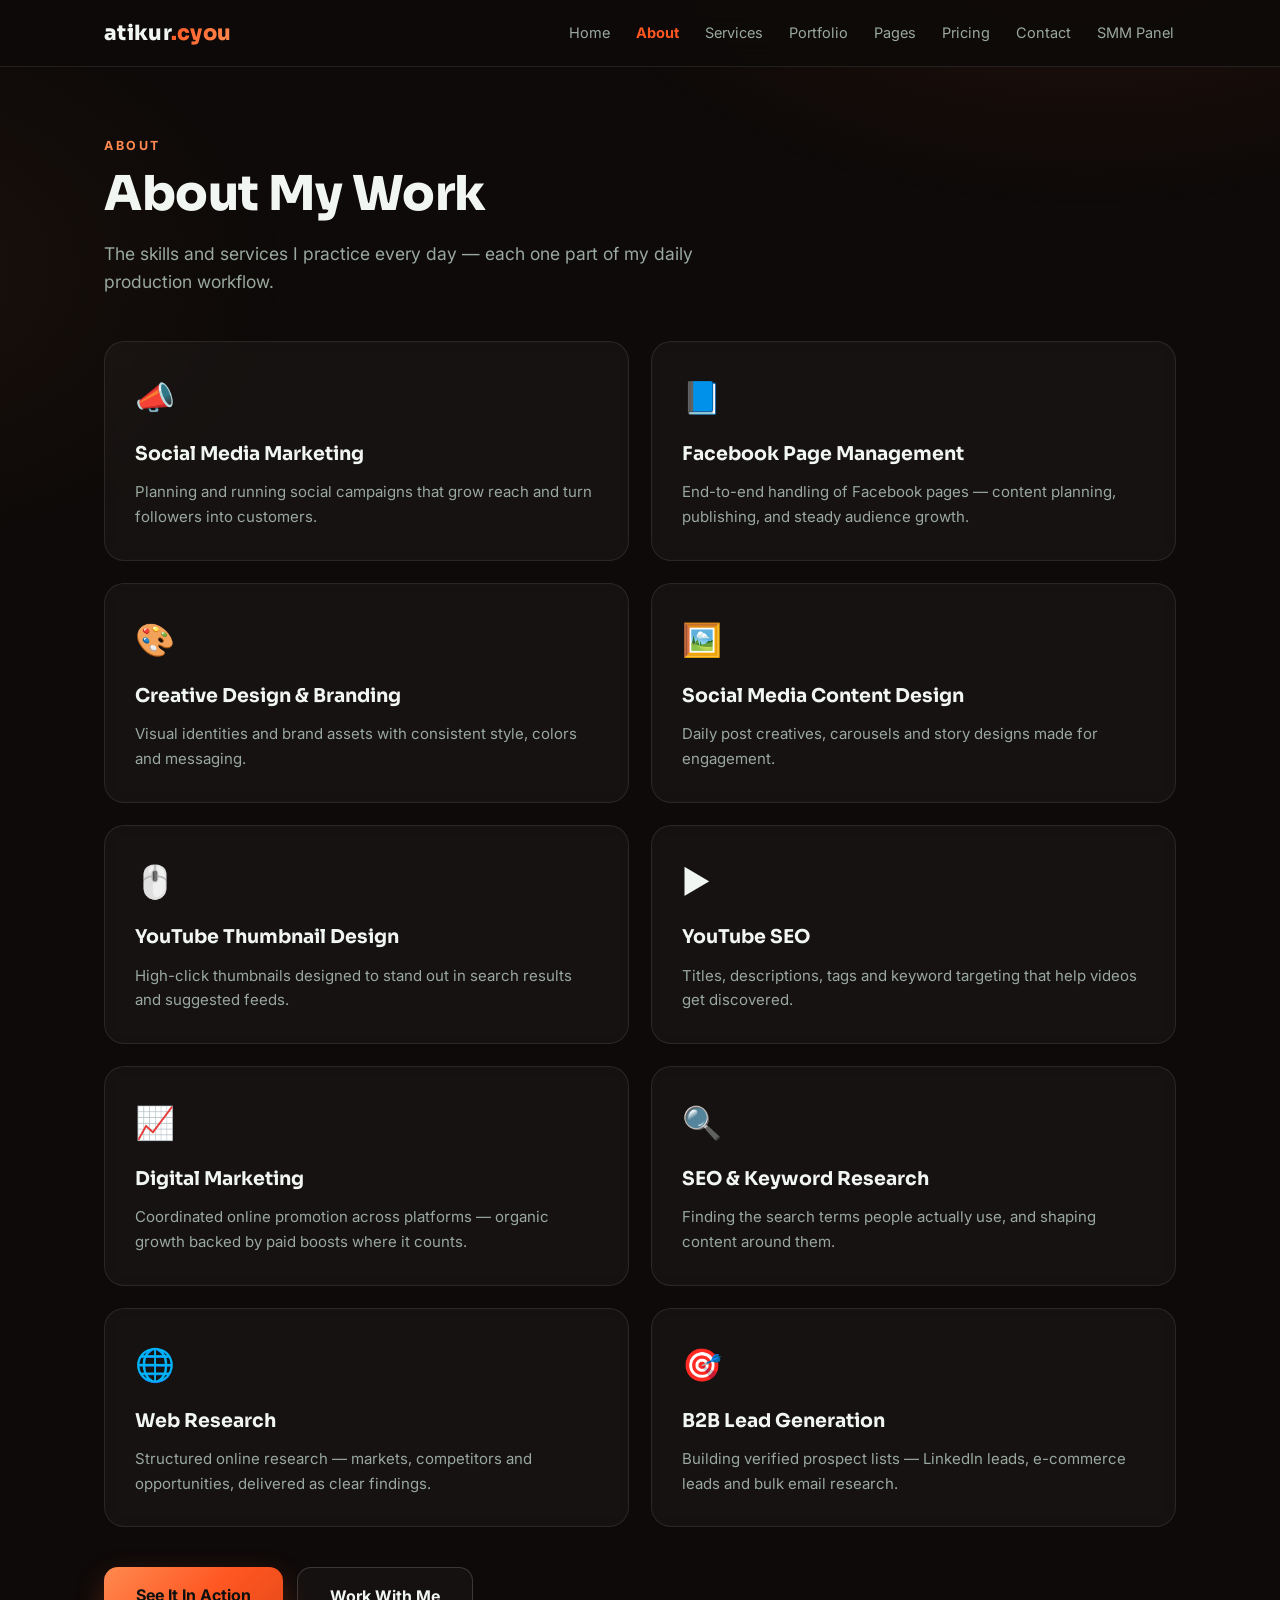
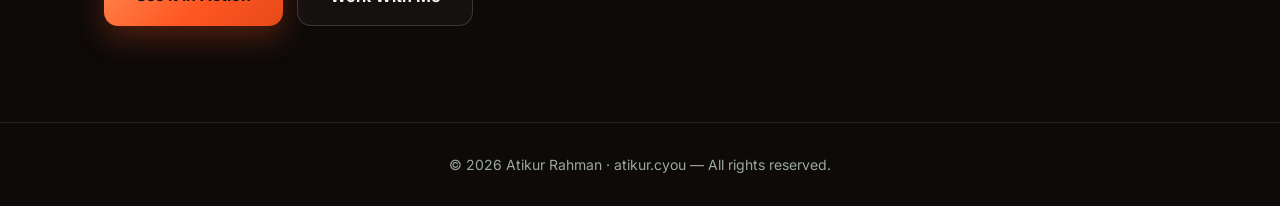
<file: about.html>
<!DOCTYPE html>
<html lang="en">
<head>
<meta charset="UTF-8">
<meta name="viewport" content="width=device-width, initial-scale=1.0">
<title>About My Work — Atikur Rahman</title>
<meta name="description" content="About the work of Atikur Rahman: social media marketing, Facebook page management, creative design, branding, YouTube SEO and lead generation.">
<link rel="stylesheet" href="styles.css">
<link rel="canonical" href="https://atikur.cyou/about.html">
<script type="application/ld+json">
{
  "@context": "https://schema.org",
  "@type": "Person",
  "name": "Atikur Rahman",
  "url": "https://atikur.cyou",
  "jobTitle": "Digital Marketing Specialist & Creative Designer",
  "description": "Atikur Rahman helps brands grow online with social media marketing, Facebook page management, creative design, branding, SEO, YouTube SEO, web research and lead generation, and runs the Atikur SMM Panel.",
  "sameAs": [
    "https://panel.atikur.cyou"
  ],
  "knowsAbout": [
    "Social Media Marketing",
    "Facebook Page Management",
    "Creative Design",
    "Branding",
    "SEO",
    "YouTube SEO",
    "Web Research",
    "Lead Generation"
  ]
}
</script>
</head>
<body>
<nav><div class="wrap">
<a class="logo" href="index.html">atikur<span>.cyou</span></a>
<div class="navlinks">
<a href="index.html">Home</a><a href="about.html" class="active">About</a><a href="services.html">Services</a><a href="portfolio.html">Portfolio</a><a href="pages.html">Pages</a><a href="pricing.html">Pricing</a><a href="contact.html">Contact</a><a href="https://panel.atikur.cyou">SMM Panel</a>
</div></div></nav>

<div class="wrap"><div class="page-head">
<div class="sec-tag">About</div>
<h1>About My Work</h1>
<p>The skills and services I practice every day — each one part of my daily production workflow.</p>
</div></div>

<section style="padding-top:0"><div class="wrap">
<div class="grid-2">
<div class="card"><div class="icon">📣</div><h3>Social Media Marketing</h3><p>Planning and running social campaigns that grow reach and turn followers into customers.</p></div>
<div class="card"><div class="icon">📘</div><h3>Facebook Page Management</h3><p>End-to-end handling of Facebook pages — content planning, publishing, and steady audience growth.</p></div>
<div class="card"><div class="icon">🎨</div><h3>Creative Design & Branding</h3><p>Visual identities and brand assets with consistent style, colors and messaging.</p></div>
<div class="card"><div class="icon">🖼️</div><h3>Social Media Content Design</h3><p>Daily post creatives, carousels and story designs made for engagement.</p></div>
<div class="card"><div class="icon">🖱️</div><h3>YouTube Thumbnail Design</h3><p>High-click thumbnails designed to stand out in search results and suggested feeds.</p></div>
<div class="card"><div class="icon">▶️</div><h3>YouTube SEO</h3><p>Titles, descriptions, tags and keyword targeting that help videos get discovered.</p></div>
<div class="card"><div class="icon">📈</div><h3>Digital Marketing</h3><p>Coordinated online promotion across platforms — organic growth backed by paid boosts where it counts.</p></div>
<div class="card"><div class="icon">🔍</div><h3>SEO & Keyword Research</h3><p>Finding the search terms people actually use, and shaping content around them.</p></div>
<div class="card"><div class="icon">🌐</div><h3>Web Research</h3><p>Structured online research — markets, competitors and opportunities, delivered as clear findings.</p></div>
<div class="card"><div class="icon">🎯</div><h3>B2B Lead Generation</h3><p>Building verified prospect lists — LinkedIn leads, e-commerce leads and bulk email research.</p></div>
</div>
<div class="cta-row" style="margin-top:40px"><a class="btn btn-green" href="portfolio.html">See It In Action</a><a class="btn btn-ghost" href="contact.html">Work With Me</a></div>
</div></section>

<footer><div class="wrap">© 2026 Atikur Rahman · atikur.cyou — All rights reserved.</div></footer>
</body></html>
</file>
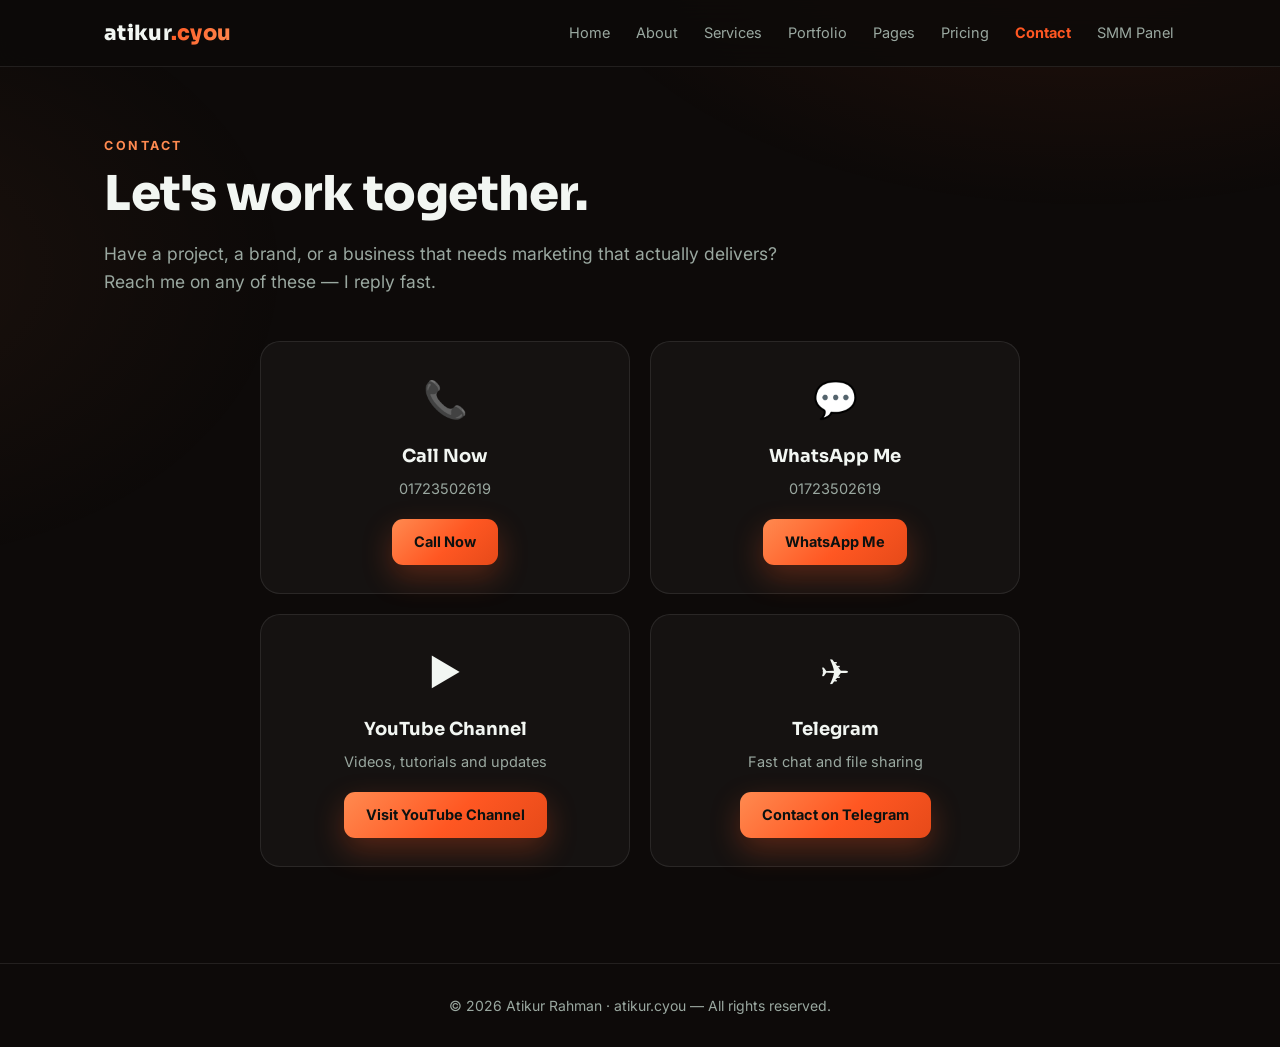
<file: contact.html>
<!DOCTYPE html>
<html lang="en">
<head>
<meta charset="UTF-8">
<meta name="viewport" content="width=device-width, initial-scale=1.0">
<title>Contact — Atikur Rahman</title>
<meta name="description" content="Contact Atikur Rahman: call, WhatsApp, YouTube channel and Telegram.">
<link rel="stylesheet" href="styles.css">
<link rel="canonical" href="https://atikur.cyou/contact.html">
</head>
<body>
<nav><div class="wrap">
<a class="logo" href="index.html">atikur<span>.cyou</span></a>
<div class="navlinks">
<a href="index.html">Home</a><a href="about.html">About</a><a href="services.html">Services</a><a href="portfolio.html">Portfolio</a><a href="pages.html">Pages</a><a href="pricing.html">Pricing</a><a href="contact.html" class="active">Contact</a><a href="https://panel.atikur.cyou">SMM Panel</a>
</div></div></nav>

<div class="wrap"><div class="page-head">
<div class="sec-tag">Contact</div>
<h1>Let's work together.</h1>
<p>Have a project, a brand, or a business that needs marketing that actually delivers? Reach me on any of these — I reply fast.</p>
</div></div>

<section style="padding-top:0"><div class="wrap">
<div class="contact-grid">
<div class="contact-item"><div class="icon">📞</div><h3>Call Now</h3><p>01723502619</p><a class="btn btn-green btn-sm" href="tel:+8801723502619">Call Now</a></div>
<div class="contact-item"><div class="icon">💬</div><h3>WhatsApp Me</h3><p>01723502619</p><a class="btn btn-green btn-sm" href="https://wa.me/8801723502619" target="_blank" rel="noopener">WhatsApp Me</a></div>
<div class="contact-item"><div class="icon">▶️</div><h3>YouTube Channel</h3><p>Videos, tutorials and updates</p><a class="btn btn-green btn-sm" href="https://youtube.com/@atiktech-o7v?si=2C8H50ckQNY7NVOH" target="_blank" rel="noopener">Visit YouTube Channel</a></div>
<div class="contact-item"><div class="icon">✈️</div><h3>Telegram</h3><p>Fast chat and file sharing</p><a class="btn btn-green btn-sm" href="https://t.me/atiktech07" target="_blank" rel="noopener">Contact on Telegram</a></div>
</div>
</div></section>

<footer><div class="wrap">© 2026 Atikur Rahman · atikur.cyou — All rights reserved.</div></footer>
</body></html>
</file>
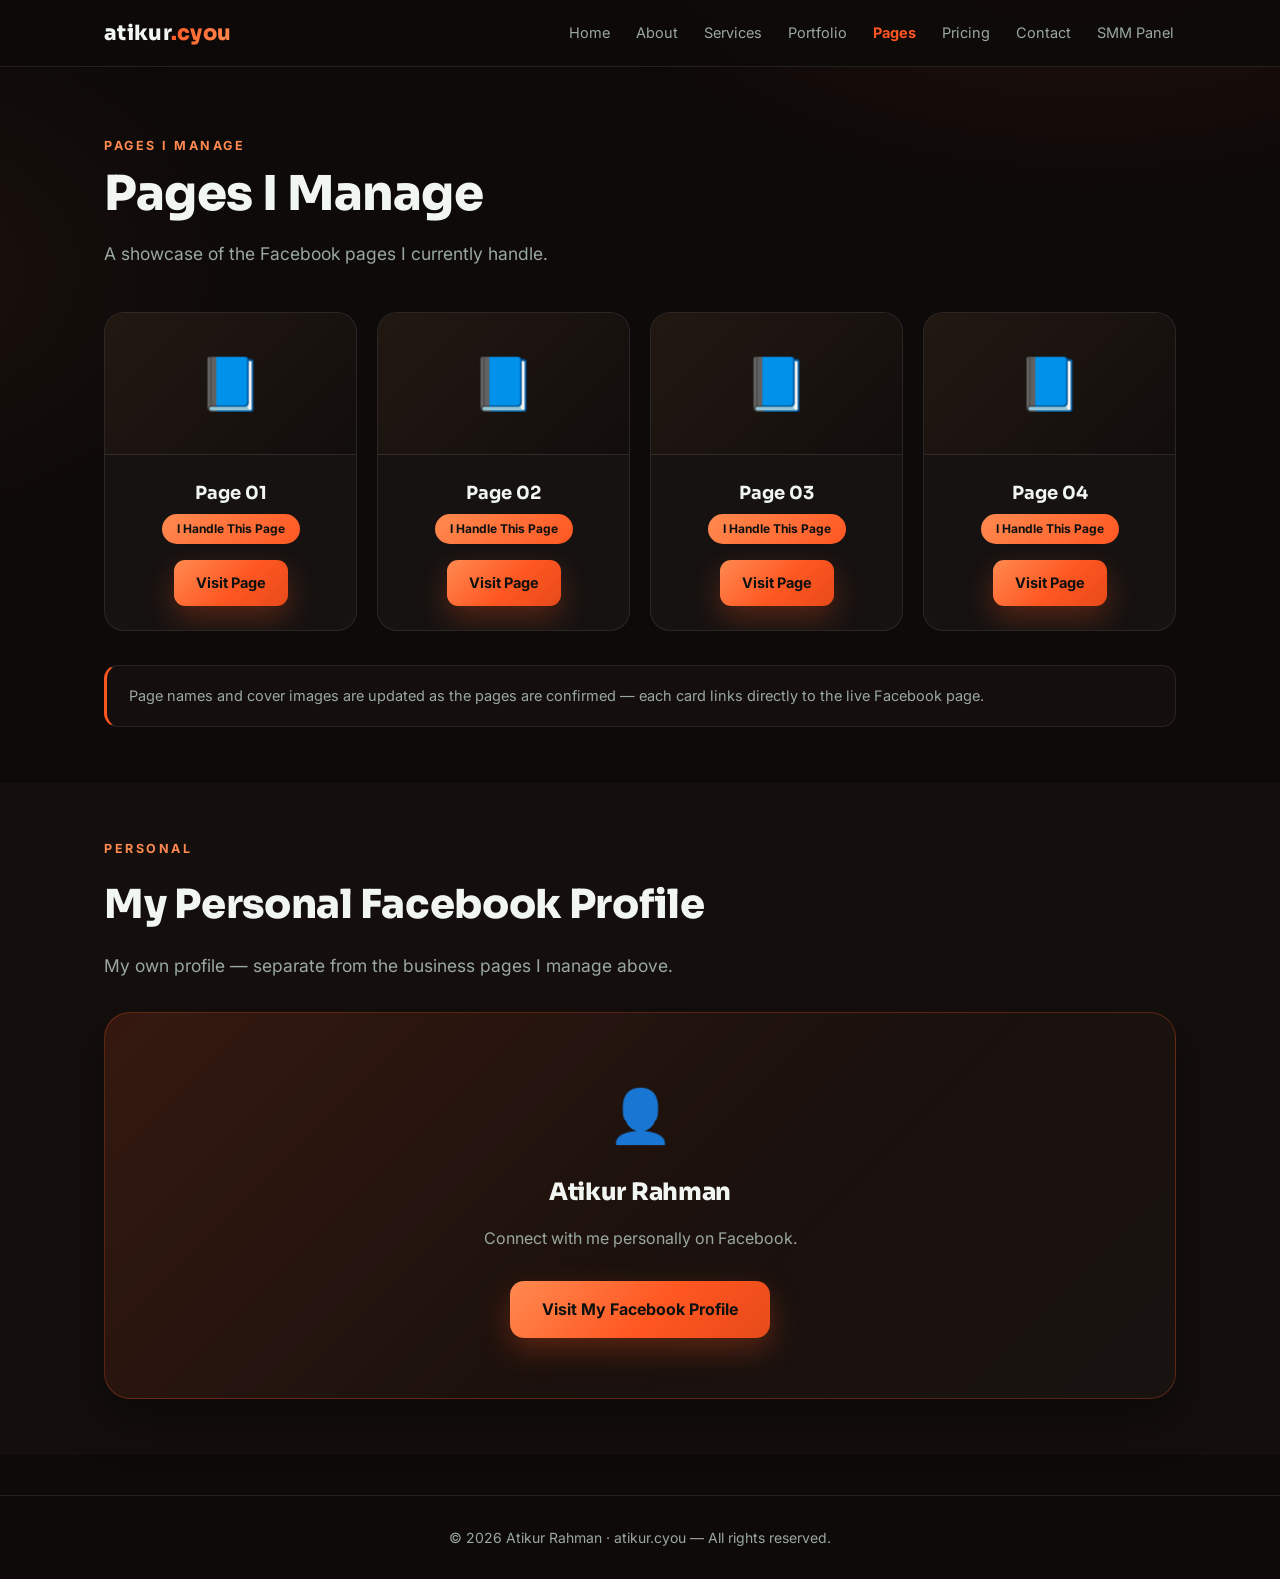
<file: pages.html>
<!DOCTYPE html>
<html lang="en">
<head>
<meta charset="UTF-8">
<meta name="viewport" content="width=device-width, initial-scale=1.0">
<title>Pages I Manage — Atikur Rahman</title>
<meta name="description" content="Facebook pages managed by Atikur Rahman — a showcase of pages currently handled, plus his personal Facebook profile.">
<link rel="stylesheet" href="styles.css">
<link rel="canonical" href="https://atikur.cyou/pages.html">
</head>
<body>
<nav><div class="wrap">
<a class="logo" href="index.html">atikur<span>.cyou</span></a>
<div class="navlinks">
<a href="index.html">Home</a><a href="about.html">About</a><a href="services.html">Services</a><a href="portfolio.html">Portfolio</a><a href="pages.html" class="active">Pages</a><a href="pricing.html">Pricing</a><a href="contact.html">Contact</a><a href="https://panel.atikur.cyou">SMM Panel</a>
</div></div></nav>

<div class="wrap"><div class="page-head">
<div class="sec-tag">Pages I Manage</div>
<h1>Pages I Manage</h1>
<p>A showcase of the Facebook pages I currently handle.</p>
</div></div>

<section style="padding-top:0"><div class="wrap">
<div class="grid-4">
<div class="fb-card"><div class="fb-cover">📘</div><div class="body"><h3>Page 01</h3><span class="fb-badge">I Handle This Page</span><br><a class="btn btn-green btn-sm" href="https://www.facebook.com/share/1M6kyNvXdA/" target="_blank" rel="noopener">Visit Page</a></div></div>
<div class="fb-card"><div class="fb-cover">📘</div><div class="body"><h3>Page 02</h3><span class="fb-badge">I Handle This Page</span><br><a class="btn btn-green btn-sm" href="https://www.facebook.com/share/1Cnc3q6iar/" target="_blank" rel="noopener">Visit Page</a></div></div>
<div class="fb-card"><div class="fb-cover">📘</div><div class="body"><h3>Page 03</h3><span class="fb-badge">I Handle This Page</span><br><a class="btn btn-green btn-sm" href="https://www.facebook.com/share/1M5tk2xwHC/" target="_blank" rel="noopener">Visit Page</a></div></div>
<div class="fb-card"><div class="fb-cover">📘</div><div class="body"><h3>Page 04</h3><span class="fb-badge">I Handle This Page</span><br><a class="btn btn-green btn-sm" href="https://www.facebook.com/share/1BDVc1SWVy/" target="_blank" rel="noopener">Visit Page</a></div></div>
</div>
<div class="note">Page names and cover images are updated as the pages are confirmed — each card links directly to the live Facebook page.</div>
</div></section>

<section style="background:var(--bg2)"><div class="wrap">
<div class="sec-head"><div class="sec-tag">Personal</div><h2>My Personal Facebook Profile</h2><p class="sec-desc">My own profile — separate from the business pages I manage above.</p></div>
<div class="contact-box">
<div style="font-size:52px;margin-bottom:14px">👤</div>
<h2 style="font-size:24px">Atikur Rahman</h2>
<p>Connect with me personally on Facebook.</p>
<div class="contact-links"><a class="btn btn-green" href="https://www.facebook.com/share/19nv9MNxJE/" target="_blank" rel="noopener">Visit My Facebook Profile</a></div>
</div>
</div></section>

<footer><div class="wrap">© 2026 Atikur Rahman · atikur.cyou — All rights reserved.</div></footer>
</body></html>
</file>
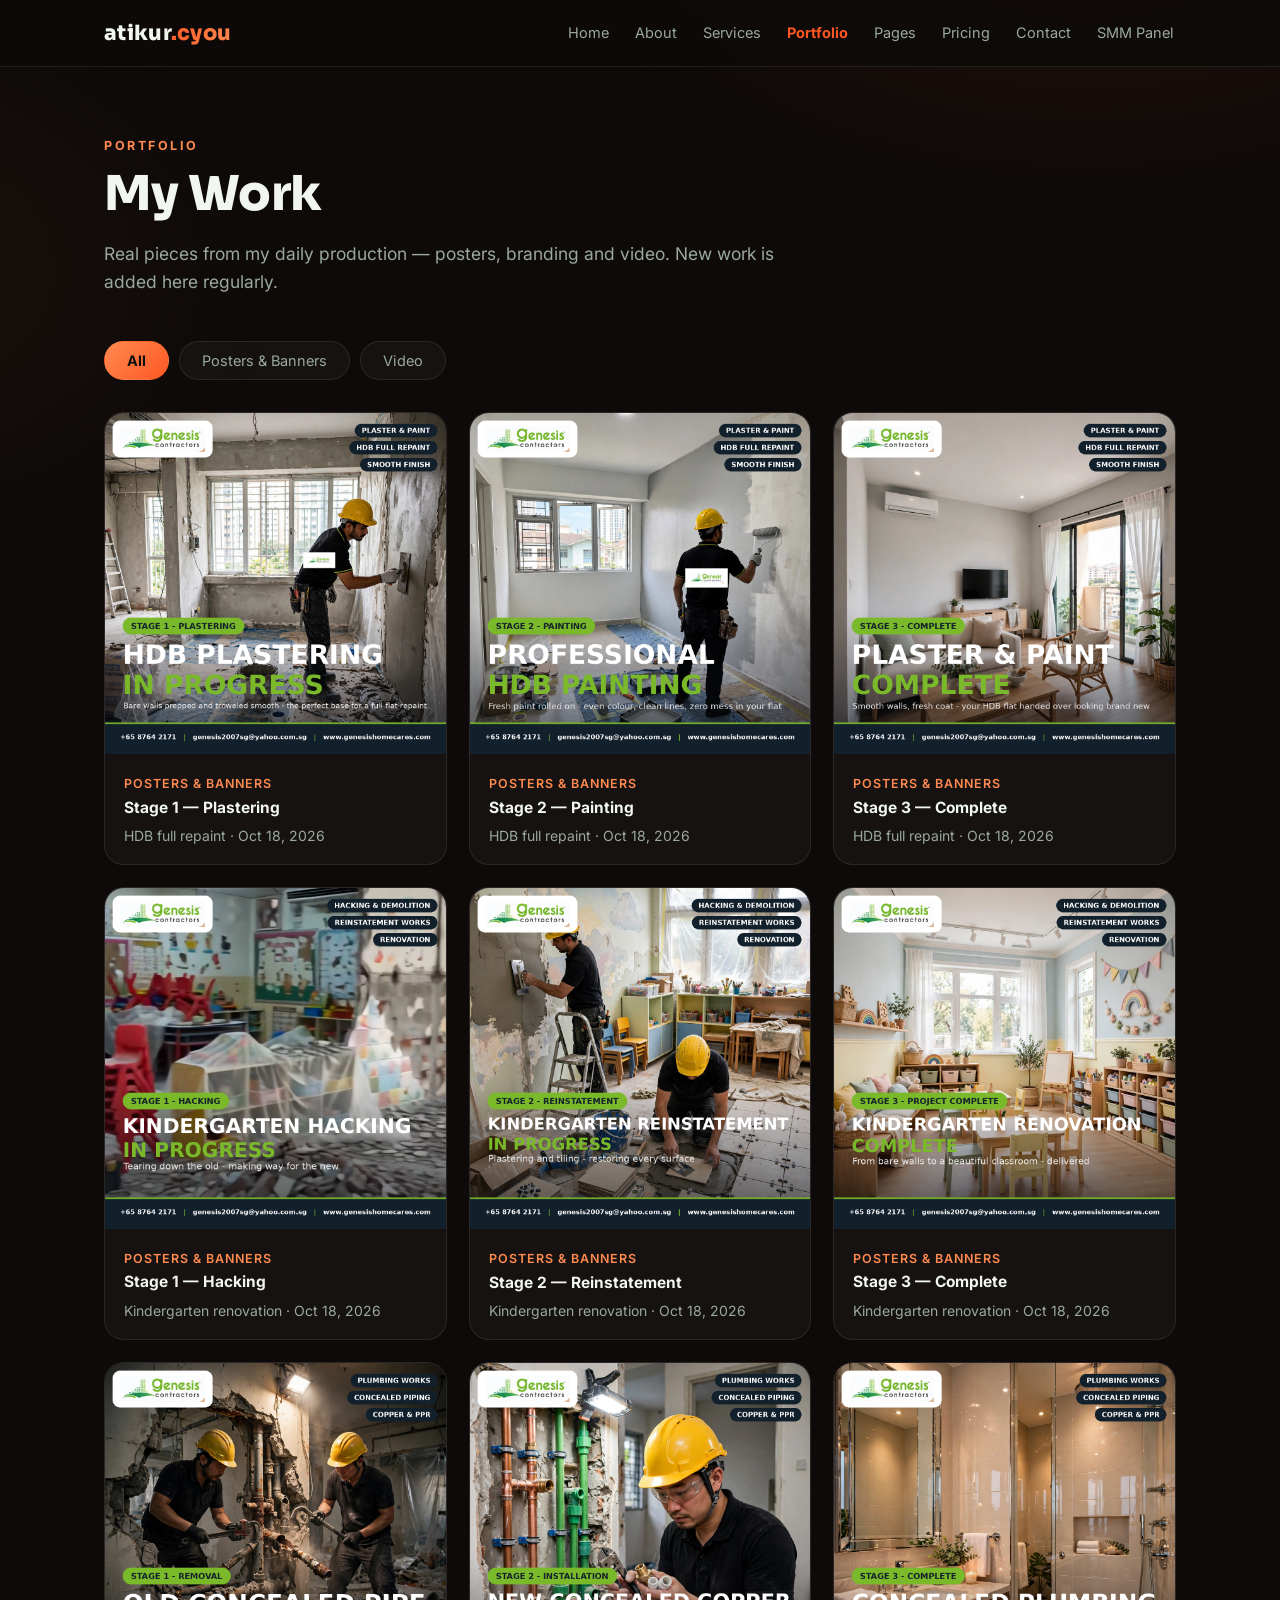
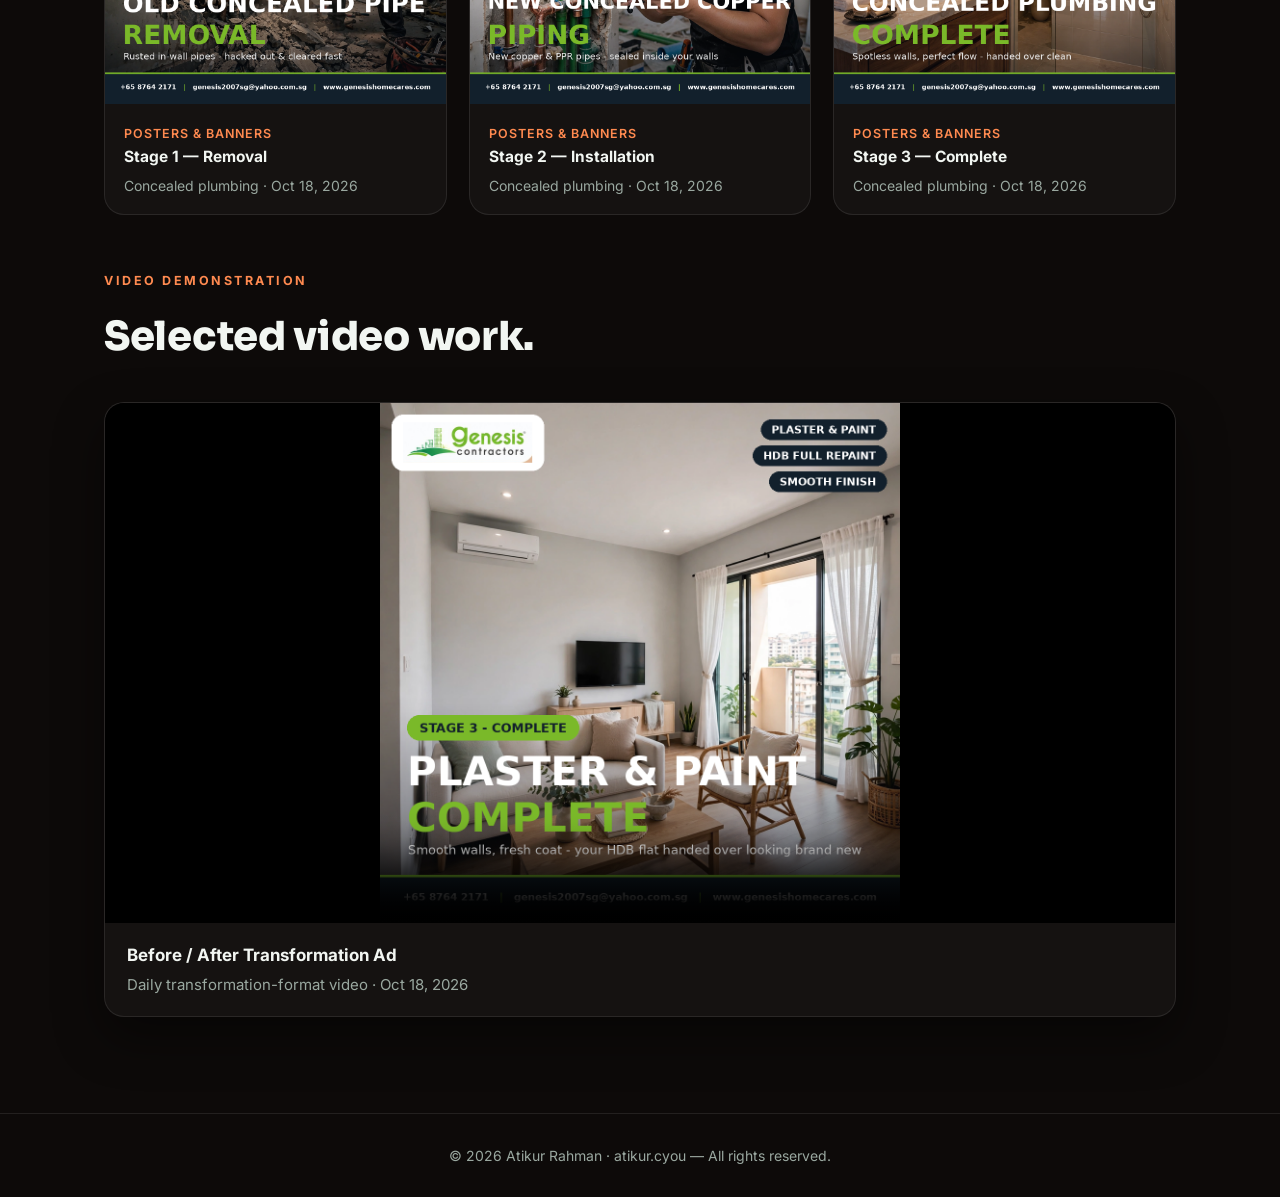
<file: portfolio.html>
<!DOCTYPE html>
<html lang="en">
<head>
<meta charset="UTF-8">
<meta name="viewport" content="width=device-width, initial-scale=1.0">
<title>My Portfolio — Atikur Rahman</title>
<meta name="description" content="Portfolio of Atikur Rahman: creative design samples, promotional posters, branding and video demonstrations. Updated with real daily work.">
<link rel="stylesheet" href="styles.css">
<link rel="canonical" href="https://atikur.cyou/portfolio.html">
</head>
<body>
<nav><div class="wrap">
<a class="logo" href="index.html">atikur<span>.cyou</span></a>
<div class="navlinks">
<a href="index.html">Home</a><a href="about.html">About</a><a href="services.html">Services</a><a href="portfolio.html" class="active">Portfolio</a><a href="pages.html">Pages</a><a href="pricing.html">Pricing</a><a href="contact.html">Contact</a><a href="https://panel.atikur.cyou">SMM Panel</a>
</div></div></nav>

<div class="wrap"><div class="page-head">
<div class="sec-tag">Portfolio</div>
<h1>My Work</h1>
<p>Real pieces from my daily production — posters, branding and video. New work is added here regularly.</p>
</div></div>

<section style="padding-top:0"><div class="wrap">
<div class="filters">
<button class="filter-btn active" data-f="all">All</button>
<button class="filter-btn" data-f="posters">Posters & Banners</button>
<button class="filter-btn" data-f="video">Video</button>
</div>
<div class="gal-grid" id="galGrid">
<div class="gal-card" data-cat="posters"><img src="work/sample-1.png" alt="HDB plastering in progress poster" loading="lazy"><div class="cap"><span class="cat">Posters & Banners</span><b>Stage 1 — Plastering</b>HDB full repaint · Oct 18, 2026</div></div>
<div class="gal-card" data-cat="posters"><img src="work/sample-2.png" alt="Professional HDB painting poster" loading="lazy"><div class="cap"><span class="cat">Posters & Banners</span><b>Stage 2 — Painting</b>HDB full repaint · Oct 18, 2026</div></div>
<div class="gal-card" data-cat="posters"><img src="work/sample-3.png" alt="Plaster and paint complete poster" loading="lazy"><div class="cap"><span class="cat">Posters & Banners</span><b>Stage 3 — Complete</b>HDB full repaint · Oct 18, 2026</div></div>
<div class="gal-card" data-cat="posters"><img src="work/hack-1.png" alt="Hacking in action poster" loading="lazy"><div class="cap"><span class="cat">Posters & Banners</span><b>Stage 1 — Hacking</b>Kindergarten renovation · Oct 18, 2026</div></div>
<div class="gal-card" data-cat="posters"><img src="work/hack-2.png" alt="Reinstatement work poster" loading="lazy"><div class="cap"><span class="cat">Posters & Banners</span><b>Stage 2 — Reinstatement</b>Kindergarten renovation · Oct 18, 2026</div></div>
<div class="gal-card" data-cat="posters"><img src="work/hack-3.png" alt="Renovation complete poster" loading="lazy"><div class="cap"><span class="cat">Posters & Banners</span><b>Stage 3 — Complete</b>Kindergarten renovation · Oct 18, 2026</div></div>
<div class="gal-card" data-cat="posters"><img src="work/plumb-1.png" alt="Plumbing removal poster" loading="lazy"><div class="cap"><span class="cat">Posters & Banners</span><b>Stage 1 — Removal</b>Concealed plumbing · Oct 18, 2026</div></div>
<div class="gal-card" data-cat="posters"><img src="work/plumb-2.png" alt="Plumbing installation poster" loading="lazy"><div class="cap"><span class="cat">Posters & Banners</span><b>Stage 2 — Installation</b>Concealed plumbing · Oct 18, 2026</div></div>
<div class="gal-card" data-cat="posters"><img src="work/plumb-3.png" alt="Plumbing complete poster" loading="lazy"><div class="cap"><span class="cat">Posters & Banners</span><b>Stage 3 — Complete</b>Concealed plumbing · Oct 18, 2026</div></div>
</div>

<div id="videoSec">
<div class="sec-head" style="margin-top:56px"><div class="sec-tag">Video Demonstration</div><h2>Selected video work.</h2></div>
<div class="video-wrap" data-cat="video">
<video controls preload="none" poster="work/sample-3.png"><source src="media/demo-before-after.mp4" type="video/mp4">Your browser does not support the video tag.</video>
<div class="cap"><b>Before / After Transformation Ad</b>Daily transformation-format video · Oct 18, 2026</div>
</div>
</div>
</div></section>

<footer><div class="wrap">© 2026 Atikur Rahman · atikur.cyou — All rights reserved.</div></footer>
<script>
document.querySelectorAll('.filter-btn').forEach(function(btn){
  btn.addEventListener('click',function(){
    document.querySelectorAll('.filter-btn').forEach(function(b){b.classList.remove('active')});
    btn.classList.add('active');
    var f=btn.getAttribute('data-f');
    document.querySelectorAll('#galGrid .gal-card').forEach(function(c){
      c.classList.toggle('hidden', f!=='all' && c.getAttribute('data-cat')!==f);
    });
    document.getElementById('videoSec').classList.toggle('hidden', f!=='all' && f!=='video');
  });
});
</script>
</body></html>
</file>
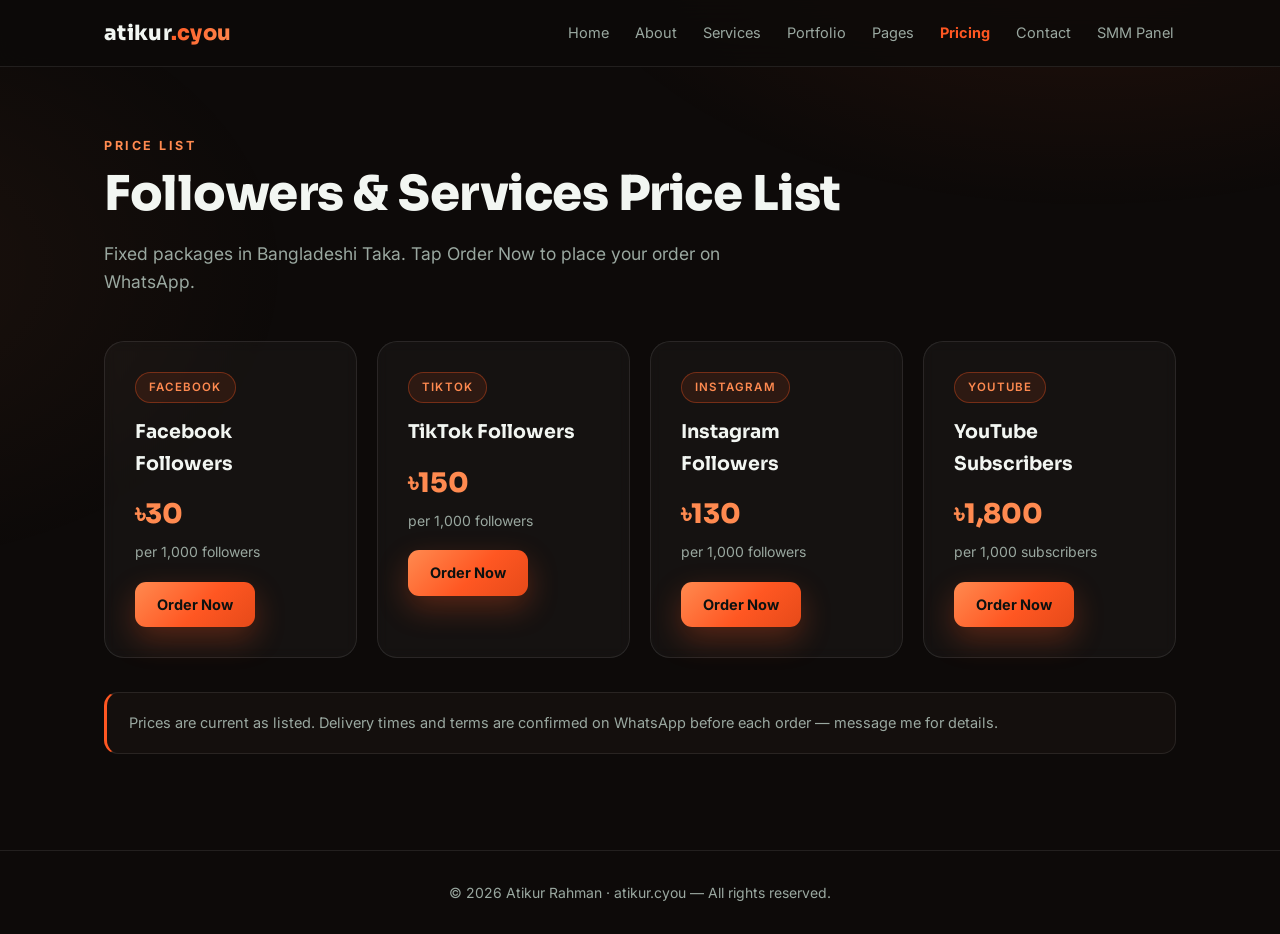
<file: pricing.html>
<!DOCTYPE html>
<html lang="en">
<head>
<meta charset="UTF-8">
<meta name="viewport" content="width=device-width, initial-scale=1.0">
<title>Price List — Atikur Rahman</title>
<meta name="description" content="Service price list: Facebook, TikTok, Instagram followers and YouTube subscribers packages in Bangladeshi Taka.">
<link rel="stylesheet" href="styles.css">
<link rel="canonical" href="https://atikur.cyou/pricing.html">
</head>
<body>
<nav><div class="wrap">
<a class="logo" href="index.html">atikur<span>.cyou</span></a>
<div class="navlinks">
<a href="index.html">Home</a><a href="about.html">About</a><a href="services.html">Services</a><a href="portfolio.html">Portfolio</a><a href="pages.html">Pages</a><a href="pricing.html" class="active">Pricing</a><a href="contact.html">Contact</a><a href="https://panel.atikur.cyou">SMM Panel</a>
</div></div></nav>

<div class="wrap"><div class="page-head">
<div class="sec-tag">Price List</div>
<h1>Followers & Services Price List</h1>
<p>Fixed packages in Bangladeshi Taka. Tap Order Now to place your order on WhatsApp.</p>
</div></div>

<section style="padding-top:0"><div class="wrap">
<div class="grid-4">
<div class="card"><span class="tag">Facebook</span><h3>Facebook Followers</h3><div class="price">৳30</div><div class="per">per 1,000 followers</div><a class="btn btn-green btn-sm" href="https://wa.me/8801723502619" target="_blank" rel="noopener">Order Now</a></div>
<div class="card"><span class="tag">TikTok</span><h3>TikTok Followers</h3><div class="price">৳150</div><div class="per">per 1,000 followers</div><a class="btn btn-green btn-sm" href="https://wa.me/8801723502619" target="_blank" rel="noopener">Order Now</a></div>
<div class="card"><span class="tag">Instagram</span><h3>Instagram Followers</h3><div class="price">৳130</div><div class="per">per 1,000 followers</div><a class="btn btn-green btn-sm" href="https://wa.me/8801723502619" target="_blank" rel="noopener">Order Now</a></div>
<div class="card"><span class="tag">YouTube</span><h3>YouTube Subscribers</h3><div class="price">৳1,800</div><div class="per">per 1,000 subscribers</div><a class="btn btn-green btn-sm" href="https://wa.me/8801723502619" target="_blank" rel="noopener">Order Now</a></div>
</div>
<div class="note">Prices are current as listed. Delivery times and terms are confirmed on WhatsApp before each order — message me for details.</div>
</div></section>

<footer><div class="wrap">© 2026 Atikur Rahman · atikur.cyou — All rights reserved.</div></footer>
</body></html>
</file>
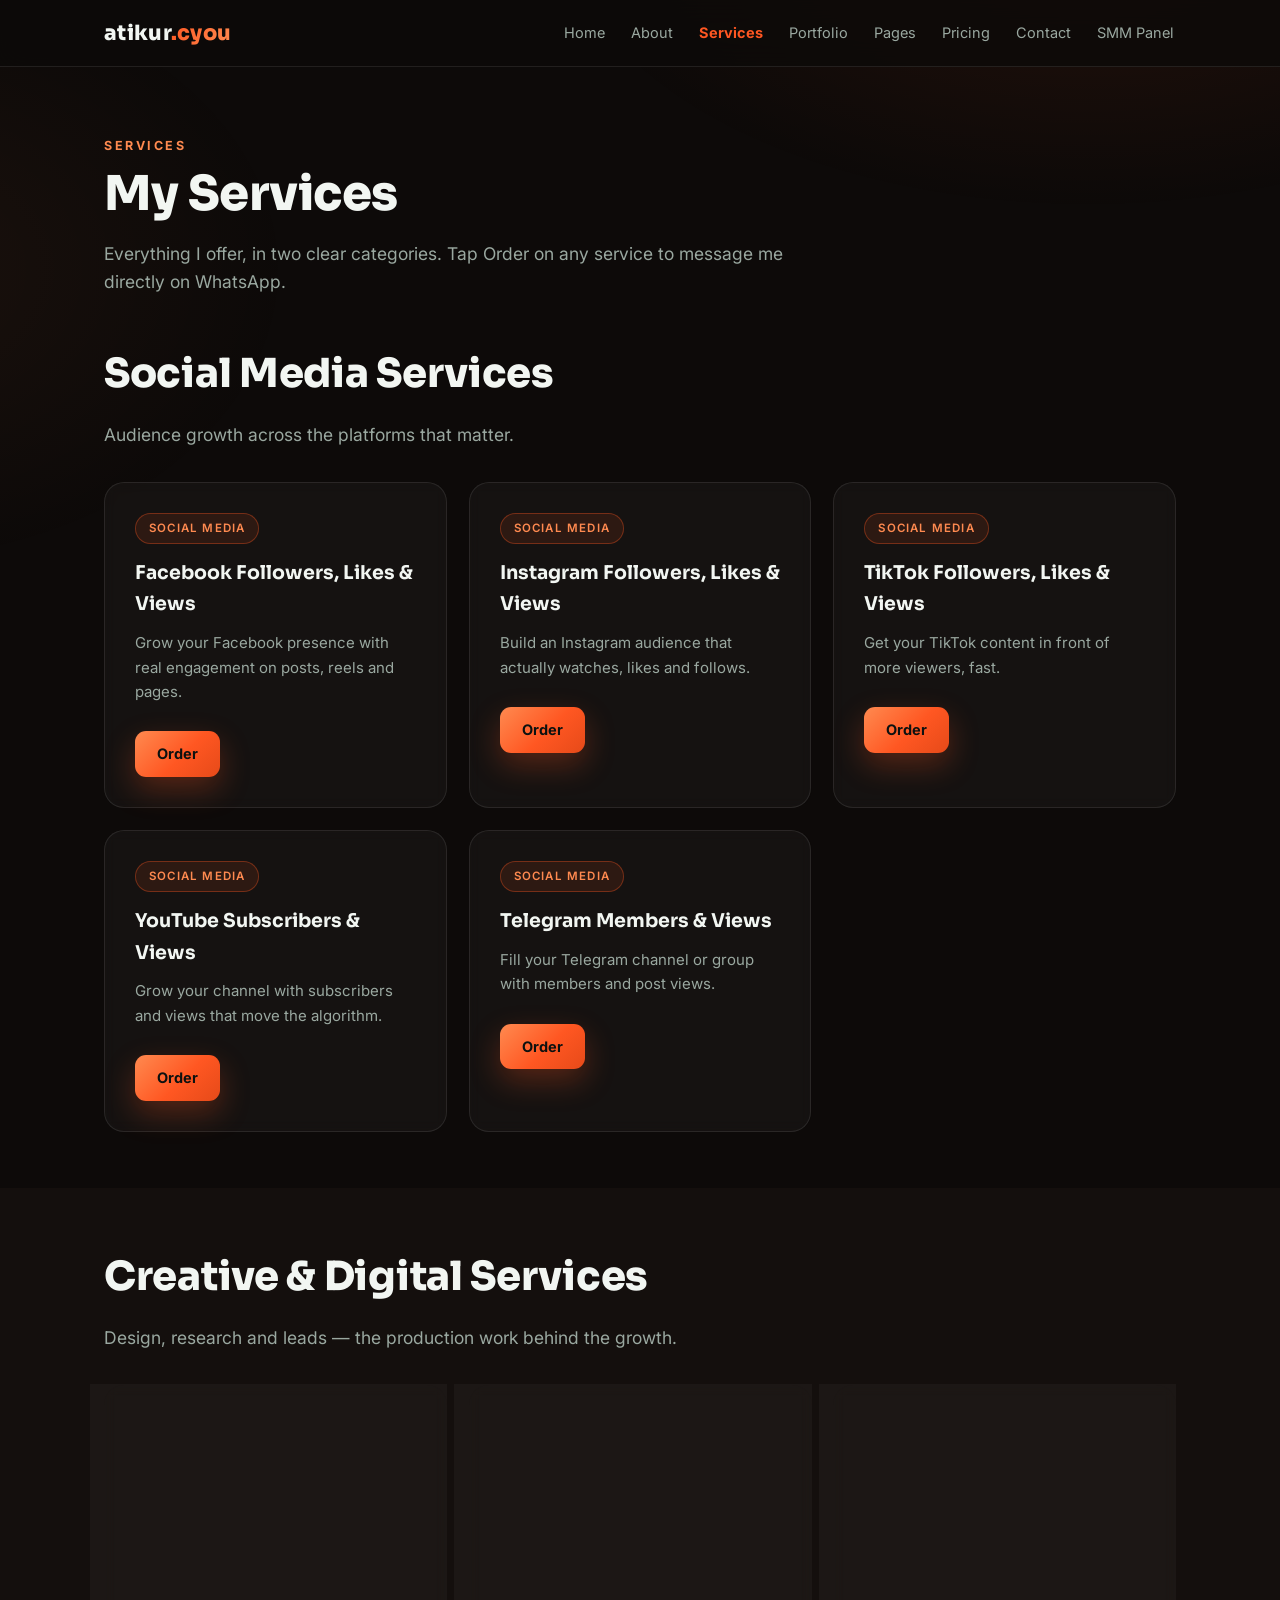
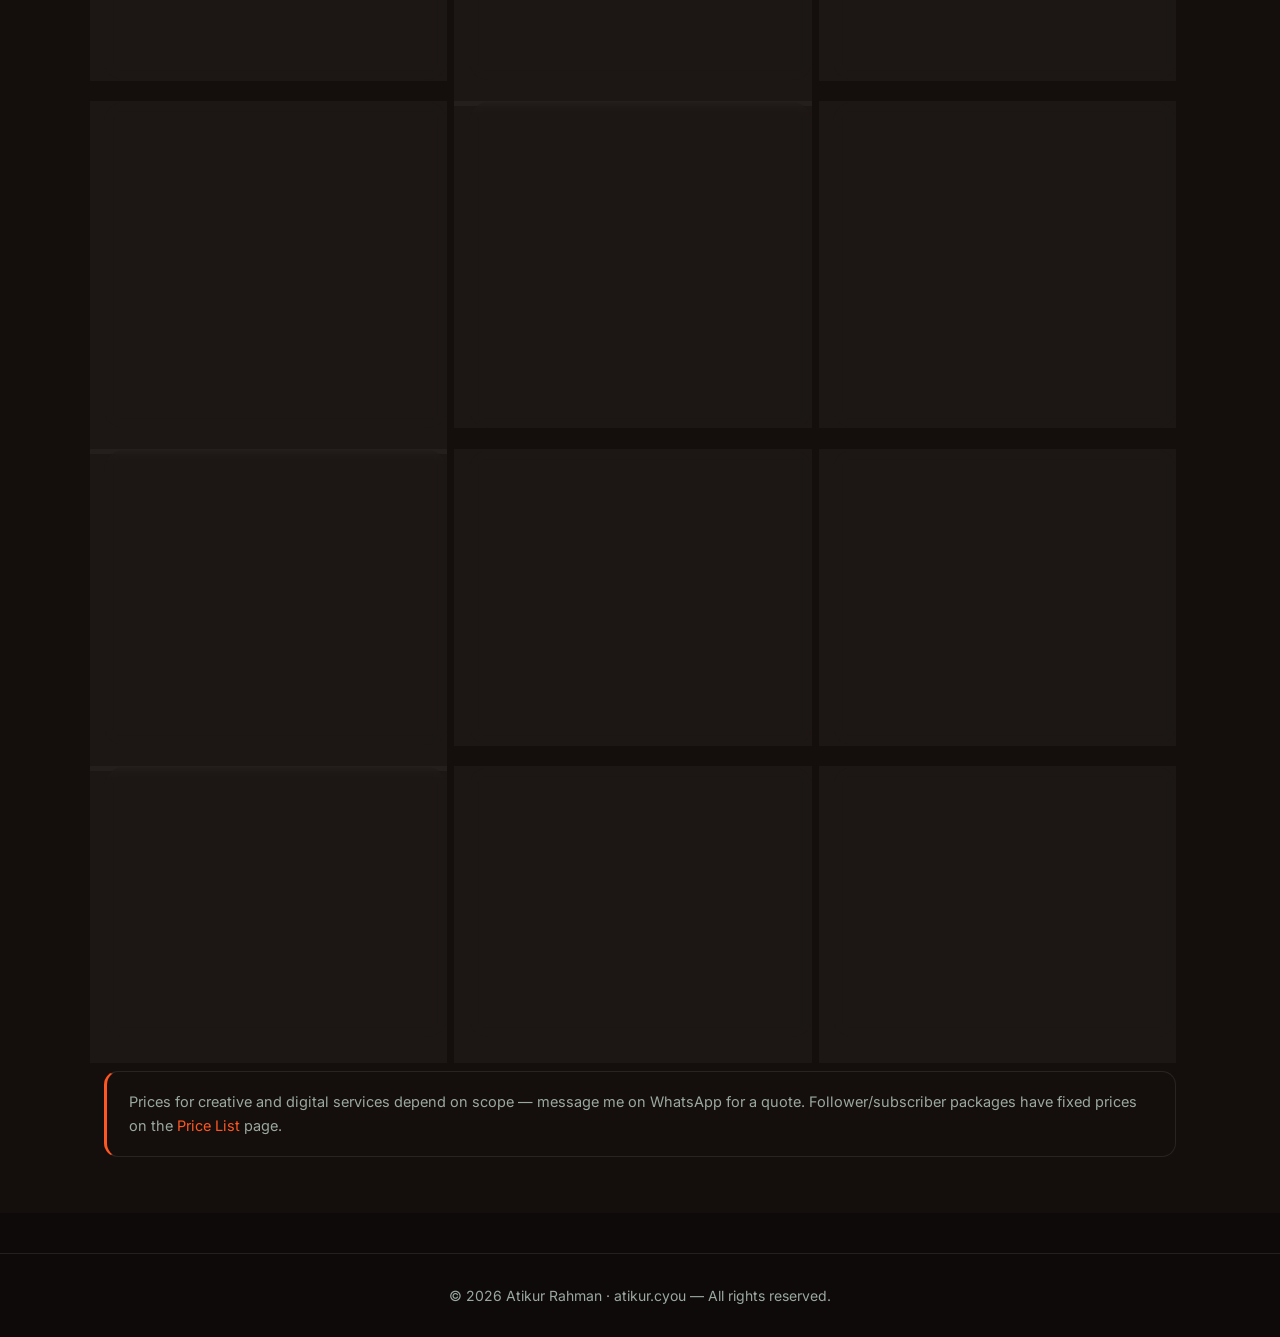
<file: services.html>
<!DOCTYPE html>
<html lang="en">
<head>
<meta charset="UTF-8">
<meta name="viewport" content="width=device-width, initial-scale=1.0">
<title>Services — Atikur Rahman</title>
<meta name="description" content="Services by Atikur Rahman: social media growth, creative design, branding, SEO, YouTube SEO, web research and B2B lead generation.">
<link rel="stylesheet" href="styles.css">
<link rel="canonical" href="https://atikur.cyou/services.html">
</head>
<body>
<nav><div class="wrap">
<a class="logo" href="index.html">atikur<span>.cyou</span></a>
<div class="navlinks">
<a href="index.html">Home</a><a href="about.html">About</a><a href="services.html" class="active">Services</a><a href="portfolio.html">Portfolio</a><a href="pages.html">Pages</a><a href="pricing.html">Pricing</a><a href="contact.html">Contact</a><a href="https://panel.atikur.cyou">SMM Panel</a>
</div></div></nav>

<div class="wrap"><div class="page-head">
<div class="sec-tag">Services</div>
<h1>My Services</h1>
<p>Everything I offer, in two clear categories. Tap Order on any service to message me directly on WhatsApp.</p>
</div></div>

<section style="padding-top:0"><div class="wrap">
<div class="sec-head"><h2>Social Media Services</h2><p class="sec-desc">Audience growth across the platforms that matter.</p></div>
<div class="grid-3">
<div class="card"><span class="tag">Social Media</span><h3>Facebook Followers, Likes & Views</h3><p>Grow your Facebook presence with real engagement on posts, reels and pages.</p><br><a class="btn btn-green btn-sm" href="https://wa.me/8801723502619" target="_blank" rel="noopener">Order</a></div>
<div class="card"><span class="tag">Social Media</span><h3>Instagram Followers, Likes & Views</h3><p>Build an Instagram audience that actually watches, likes and follows.</p><br><a class="btn btn-green btn-sm" href="https://wa.me/8801723502619" target="_blank" rel="noopener">Order</a></div>
<div class="card"><span class="tag">Social Media</span><h3>TikTok Followers, Likes & Views</h3><p>Get your TikTok content in front of more viewers, fast.</p><br><a class="btn btn-green btn-sm" href="https://wa.me/8801723502619" target="_blank" rel="noopener">Order</a></div>
<div class="card"><span class="tag">Social Media</span><h3>YouTube Subscribers & Views</h3><p>Grow your channel with subscribers and views that move the algorithm.</p><br><a class="btn btn-green btn-sm" href="https://wa.me/8801723502619" target="_blank" rel="noopener">Order</a></div>
<div class="card"><span class="tag">Social Media</span><h3>Telegram Members & Views</h3><p>Fill your Telegram channel or group with members and post views.</p><br><a class="btn btn-green btn-sm" href="https://wa.me/8801723502619" target="_blank" rel="noopener">Order</a></div>
</div>
</div></section>

<section style="background:var(--bg2)"><div class="wrap">
<div class="sec-head"><h2>Creative & Digital Services</h2><p class="sec-desc">Design, research and leads — the production work behind the growth.</p></div>
<div class="grid-3">
<div class="card"><span class="tag">Creative</span><h3>Logo Design</h3><p>Memorable logos tailored to your brand's personality and market.</p><br><a class="btn btn-green btn-sm" href="https://wa.me/8801723502619" target="_blank" rel="noopener">Order</a></div>
<div class="card"><span class="tag">Creative</span><h3>Brand Identity & Branding</h3><p>Complete visual identity — colors, style and assets that stay consistent everywhere.</p><br><a class="btn btn-green btn-sm" href="https://wa.me/8801723502619" target="_blank" rel="noopener">Order</a></div>
<div class="card"><span class="tag">Creative</span><h3>Social Media Post Design</h3><p>Daily-ready post creatives designed for likes, shares and saves.</p><br><a class="btn btn-green btn-sm" href="https://wa.me/8801723502619" target="_blank" rel="noopener">Order</a></div>
<div class="card"><span class="tag">Creative</span><h3>Banner & Cover Photo Design</h3><p>Page covers, channel art and promo banners in the right sizes, looking sharp.</p><br><a class="btn btn-green btn-sm" href="https://wa.me/8801723502619" target="_blank" rel="noopener">Order</a></div>
<div class="card"><span class="tag">Creative</span><h3>YouTube Thumbnail Design</h3><p>Thumbnails engineered for clicks — bold, clear and on-brand.</p><br><a class="btn btn-green btn-sm" href="https://wa.me/8801723502619" target="_blank" rel="noopener">Order</a></div>
<div class="card"><span class="tag">Digital</span><h3>SEO & Keyword Research</h3><p>Find what your audience searches for, and rank for it.</p><br><a class="btn btn-green btn-sm" href="https://wa.me/8801723502619" target="_blank" rel="noopener">Order</a></div>
<div class="card"><span class="tag">Digital</span><h3>Web Research</h3><p>Thorough online research on markets, competitors or any topic — delivered clearly.</p><br><a class="btn btn-green btn-sm" href="https://wa.me/8801723502619" target="_blank" rel="noopener">Order</a></div>
<div class="card"><span class="tag">Digital</span><h3>B2B Lead Generation</h3><p>Verified business prospect lists built for your outreach campaigns.</p><br><a class="btn btn-green btn-sm" href="https://wa.me/8801723502619" target="_blank" rel="noopener">Order</a></div>
<div class="card"><span class="tag">Digital</span><h3>LinkedIn Leads</h3><p>Targeted LinkedIn prospect lists with the details you need to connect.</p><br><a class="btn btn-green btn-sm" href="https://wa.me/8801723502619" target="_blank" rel="noopener">Order</a></div>
<div class="card"><span class="tag">Digital</span><h3>E-commerce Leads</h3><p>Store and seller leads for e-commerce outreach and partnerships.</p><br><a class="btn btn-green btn-sm" href="https://wa.me/8801723502619" target="_blank" rel="noopener">Order</a></div>
<div class="card"><span class="tag">Digital</span><h3>Bulk Email Research</h3><p>Large-scale email list building for campaigns and outreach.</p><br><a class="btn btn-green btn-sm" href="https://wa.me/8801723502619" target="_blank" rel="noopener">Order</a></div>
<div class="card"><span class="tag">Digital</span><h3>Email Verification</h3><p>Clean your lists — verify emails before you send and protect deliverability.</p><br><a class="btn btn-green btn-sm" href="https://wa.me/8801723502619" target="_blank" rel="noopener">Order</a></div>
</div>
<div class="note">Prices for creative and digital services depend on scope — message me on WhatsApp for a quote. Follower/subscriber packages have fixed prices on the <a href="pricing.html" style="color:var(--green)">Price List</a> page.</div>
</div></section>

<footer><div class="wrap">© 2026 Atikur Rahman · atikur.cyou — All rights reserved.</div></footer>
</body></html>
</file>
<file: styles.css>
@import url('https://fonts.googleapis.com/css2?family=Sora:wght@600;700;800&family=Inter:wght@400;500;600;700&display=swap');

:root{
  --bg:#0d0a09; --bg2:#140f0d; --card:rgba(255,255,255,.035);
  --green:#ff5722; --green-2:#ff8a50; --green-d:#e64a19;
  --text:#f2f6f2; --muted:#9aa8a0; --line:rgba(255,255,255,.09);
  --shadow:0 20px 50px rgba(0,0,0,.45);
  --glow:0 0 0 1px rgba(255,87,34,.25), 0 18px 45px rgba(255,87,34,.14);
}
*{margin:0;padding:0;box-sizing:border-box}
html{scroll-behavior:smooth}
body{background:var(--bg);color:var(--text);font-family:'Inter','Segoe UI',system-ui,-apple-system,Arial,sans-serif;line-height:1.65;-webkit-font-smoothing:antialiased}
body::before{content:'';position:fixed;inset:0;pointer-events:none;z-index:0;background:radial-gradient(900px 500px at 85% -10%,rgba(255,87,34,.10),transparent 60%),radial-gradient(700px 500px at -10% 30%,rgba(255,138,80,.06),transparent 60%)}
a{color:inherit;text-decoration:none}
img{max-width:100%}
::selection{background:var(--green);color:#0c1110}
.wrap{max-width:1120px;margin:0 auto;padding:0 24px;position:relative;z-index:1}
/* nav */
nav{position:fixed;top:0;left:0;right:0;z-index:50;background:rgba(13,10,9,.82);backdrop-filter:blur(14px);-webkit-backdrop-filter:blur(14px);border-bottom:1px solid var(--line)}
nav .wrap{display:flex;align-items:center;justify-content:space-between;height:66px;gap:16px}
.logo{font-family:'Sora',sans-serif;font-weight:800;font-size:21px;letter-spacing:.3px;white-space:nowrap}
.logo span{background:linear-gradient(120deg,var(--green),var(--green-2));-webkit-background-clip:text;background-clip:text;-webkit-text-fill-color:transparent;color:transparent}
.navlinks{display:flex;gap:22px;font-size:14.5px;color:var(--muted);overflow-x:auto;white-space:nowrap;scrollbar-width:none}
.navlinks::-webkit-scrollbar{display:none}
.navlinks a{transition:.2s;padding:6px 2px}
.navlinks a:hover{color:var(--text)}
.navlinks a.active{color:var(--green);font-weight:700}
/* hero */
.hero{display:flex;align-items:center;padding:110px 0 28px;position:relative;overflow:hidden}
.hero::before{content:'';position:absolute;top:-140px;right:-120px;width:460px;height:460px;background:radial-gradient(circle,rgba(255,87,34,.22),transparent 70%);pointer-events:none}
.hero::after{content:'';position:absolute;inset:0;background-image:linear-gradient(rgba(255,255,255,.025) 1px,transparent 1px),linear-gradient(90deg,rgba(255,255,255,.025) 1px,transparent 1px);background-size:56px 56px;mask-image:radial-gradient(ellipse 80% 60% at 50% 0%,#000 30%,transparent 75%);-webkit-mask-image:radial-gradient(ellipse 80% 60% at 50% 0%,#000 30%,transparent 75%);pointer-events:none}
.hero-grid{display:grid;grid-template-columns:1.2fr .8fr;gap:48px;align-items:center;width:100%}
@media(max-width:820px){.hero-grid{grid-template-columns:1fr}
/* Mobile: photo BESIDE the heading, small, Wikipedia-style — not above the text */
.hero-grid>div:last-child{display:none}
.hero .photo-inline{display:block;float:right;width:160px;max-width:160px;margin:0 0 12px 16px}}
.kicker{display:inline-block;font-size:12.5px;letter-spacing:2.5px;text-transform:uppercase;color:var(--green-2);background:rgba(255,87,34,.10);border:1px solid rgba(255,87,34,.35);padding:7px 16px;border-radius:100px;margin-bottom:24px;font-weight:600}
h1{font-family:'Sora',sans-serif;font-size:clamp(32px,5vw,52px);line-height:1.06;font-weight:800;margin-bottom:20px;letter-spacing:-.5px}
h1 .hl{background:linear-gradient(120deg,var(--green),var(--green-2));-webkit-background-clip:text;background-clip:text;-webkit-text-fill-color:transparent;color:transparent}
.sub{color:var(--muted);font-size:18.5px;max-width:560px;margin-bottom:26px}
.chips{display:flex;flex-wrap:wrap;gap:10px;margin-bottom:34px}
.chip{font-size:13.5px;color:var(--text);background:var(--card);border:1px solid var(--line);padding:8px 16px;border-radius:100px;transition:.2s}
.chip:hover{border-color:rgba(255,87,34,.6);background:rgba(255,87,34,.08)}
.cta-row{display:flex;gap:14px;flex-wrap:wrap}
.btn{display:inline-block;padding:15px 32px;border-radius:14px;font-weight:700;font-size:16px;transition:.25s;text-align:center}
.btn-green{background:linear-gradient(135deg,var(--green-2),var(--green) 55%,var(--green-d));color:#0c1110;box-shadow:0 12px 30px rgba(255,87,34,.28)}
.btn-green:hover{transform:translateY(-2px);box-shadow:0 18px 38px rgba(255,87,34,.38)}
.btn-ghost{border:1px solid rgba(255,255,255,.16);color:var(--text);background:rgba(255,255,255,.03)}
.btn-ghost:hover{border-color:var(--green);color:var(--green-2);transform:translateY(-2px)}
.btn-sm{padding:11px 22px;font-size:14.5px;border-radius:11px}
.photo{width:100%;max-width:400px;aspect-ratio:1/1;border-radius:28px;margin:0 auto;background:linear-gradient(135deg,#221812,#120e0c);padding:6px;position:relative;overflow:hidden;box-shadow:var(--shadow)}
.photo::before{content:'';position:absolute;inset:0;border-radius:28px;padding:2px;background:linear-gradient(135deg,rgba(255,138,80,.8),rgba(255,87,34,.15) 40%,rgba(255,255,255,.12));-webkit-mask:linear-gradient(#000 0 0) content-box,linear-gradient(#000 0 0);-webkit-mask-composite:xor;mask-composite:exclude;pointer-events:none}
.photo img{width:100%;height:100%;object-fit:cover;display:block;position:relative;z-index:1;border-radius:22px}
.photo-inline{display:none}
/* apk download */
.apk-download{padding:28px 0 0}
.apk-box{text-align:center;background:var(--card);border:1px solid var(--line);border-radius:20px;padding:40px 24px}
.apk-box h2{margin-bottom:10px}
.apk-box .sec-desc{margin:0 auto 24px}
.btn-big{padding:20px 44px;font-size:20px;border-radius:16px}
.apk-icon{width:84px;height:84px;border-radius:20px;border:1px solid var(--line);margin-bottom:16px}
.apk-meta{margin-top:18px;color:var(--muted);font-size:15px}
.apk-dev{margin-top:6px;color:var(--muted);font-size:15px}
/* intro video */
.intro-video-sec{padding-bottom:0}
.intro-video{display:block;width:100%;max-width:860px;margin:0 auto;border-radius:20px;border:1px solid var(--line);box-shadow:var(--glow);background:#000}
/* page head */
.page-head{padding:136px 0 44px;text-align:left}
.page-head h1{font-size:clamp(32px,5vw,48px)}
.page-head p{color:var(--muted);font-size:17.5px;max-width:680px}
/* sections */
section{padding:56px 0}
.sec-head{margin-bottom:32px}
.sec-tag{font-size:12.5px;letter-spacing:2.5px;text-transform:uppercase;color:var(--green-2);margin-bottom:12px;font-weight:700}
h2{font-family:'Sora',sans-serif;font-size:clamp(28px,4vw,40px);font-weight:800;margin-bottom:14px;letter-spacing:-.3px}
.sec-desc{color:var(--muted);max-width:660px;font-size:17.5px}
/* cards */
.grid-2{display:grid;grid-template-columns:repeat(2,1fr);gap:22px}
.grid-3{display:grid;grid-template-columns:repeat(3,1fr);gap:22px}
.grid-4{display:grid;grid-template-columns:repeat(4,1fr);gap:20px}
@media(max-width:900px){.grid-4{grid-template-columns:repeat(2,1fr)}}
@media(max-width:820px){.grid-2,.grid-3{grid-template-columns:1fr}}
@media(max-width:560px){.grid-4{grid-template-columns:1fr}}
.card{background:var(--card);border:1px solid var(--line);border-radius:20px;padding:30px;transition:.3s;position:relative;backdrop-filter:blur(6px)}
.card:hover{transform:translateY(-5px);border-color:rgba(255,87,34,.45);box-shadow:var(--glow)}
.card .icon{font-size:32px;margin-bottom:14px}
.card h3{font-family:'Sora',sans-serif;font-size:19px;margin-bottom:10px}
.card p{color:var(--muted);font-size:15px}
.card .tag{display:inline-block;font-size:11.5px;letter-spacing:1.2px;text-transform:uppercase;color:var(--green-2);background:rgba(255,87,34,.10);border:1px solid rgba(255,87,34,.35);border-radius:100px;padding:5px 13px;margin-bottom:14px;font-weight:600}
.card .price{font-family:'Sora',sans-serif;font-size:27px;font-weight:800;color:var(--green-2);margin:12px 0 4px}
.card .per{color:var(--muted);font-size:14px;margin-bottom:18px}
/* fb cards */
.fb-card{background:var(--card);border:1px solid var(--line);border-radius:20px;overflow:hidden;transition:.3s;text-align:center}
.fb-card:hover{transform:translateY(-5px);border-color:rgba(255,87,34,.45);box-shadow:var(--glow)}
.fb-cover{aspect-ratio:16/9;background:linear-gradient(135deg,#221812,#120e0c);display:flex;align-items:center;justify-content:center;font-size:52px;border-bottom:1px solid var(--line)}
.fb-card .body{padding:24px 18px}
.fb-card h3{font-family:'Sora',sans-serif;font-size:18px;margin-bottom:6px}
.fb-badge{display:inline-block;font-size:12px;color:#0c1110;background:linear-gradient(135deg,var(--green-2),var(--green));font-weight:700;border-radius:100px;padding:5px 15px;margin-bottom:16px}
/* gallery */
.filters{display:flex;gap:10px;flex-wrap:wrap;margin-bottom:32px}
.filter-btn{background:var(--card);border:1px solid var(--line);color:var(--muted);padding:10px 22px;border-radius:100px;font-size:14.5px;cursor:pointer;transition:.2s;font-family:inherit}
.filter-btn:hover{color:var(--text);border-color:rgba(255,87,34,.5)}
.filter-btn.active{background:linear-gradient(135deg,var(--green-2),var(--green));color:#0c1110;border-color:transparent;font-weight:700}
.gal-grid{display:grid;grid-template-columns:repeat(3,1fr);gap:22px}
@media(max-width:820px){.gal-grid{grid-template-columns:repeat(2,1fr)}}
@media(max-width:560px){.gal-grid{grid-template-columns:1fr}}
.gal-card{background:var(--card);border:1px solid var(--line);border-radius:20px;overflow:hidden;transition:.3s}
.gal-card:hover{transform:translateY(-5px);border-color:rgba(255,87,34,.45);box-shadow:var(--glow)}
.gal-card img{width:100%;aspect-ratio:1/1;object-fit:cover;display:block}
.gal-card .cap{padding:17px 19px;font-size:14px;color:var(--muted)}
.gal-card .cap b{color:var(--text);display:block;margin-bottom:4px;font-size:15.5px}
.gal-card .cap .cat{color:var(--green-2);font-size:12.5px;letter-spacing:1px;text-transform:uppercase;font-weight:600}
.video-wrap{background:var(--card);border:1px solid var(--line);border-radius:20px;overflow:hidden;margin-top:26px;box-shadow:var(--shadow)}
.video-wrap video{width:100%;max-height:520px;display:block;background:#000}
.video-wrap .cap{padding:18px 22px;color:var(--muted);font-size:15px}
.video-wrap .cap b{color:var(--text);display:block;font-size:17px;margin-bottom:4px}
/* contact */
.contact-box{background:linear-gradient(135deg,rgba(255,87,34,.14),rgba(255,87,34,.03) 55%,rgba(255,255,255,.02));border:1px solid rgba(255,87,34,.28);border-radius:26px;padding:60px 40px;text-align:center;position:relative;overflow:hidden;box-shadow:var(--shadow)}
.contact-box h2{margin-bottom:12px}
.contact-box p{color:var(--muted);margin-bottom:30px;max-width:520px;margin-left:auto;margin-right:auto}
.contact-links{display:flex;gap:14px;justify-content:center;flex-wrap:wrap;position:relative;z-index:1}
.contact-grid{display:grid;grid-template-columns:repeat(2,1fr);gap:20px;max-width:760px;margin:0 auto}
@media(max-width:640px){.contact-grid{grid-template-columns:1fr}}
.contact-item{background:var(--card);border:1px solid var(--line);border-radius:20px;padding:28px;text-align:center;transition:.3s}
.contact-item:hover{transform:translateY(-5px);border-color:rgba(255,87,34,.45);box-shadow:var(--glow)}
.contact-item .icon{font-size:36px;margin-bottom:12px}
.contact-item h3{font-family:'Sora',sans-serif;font-size:18px;margin-bottom:6px}
.contact-item p{color:var(--muted);font-size:14.5px;margin-bottom:18px}
/* price note */
.note{background:var(--bg2);border:1px solid var(--line);border-left:3px solid var(--green);border-radius:14px;padding:18px 22px;color:var(--muted);font-size:14.5px;margin-top:34px}
footer{border-top:1px solid var(--line);padding:30px 0;color:var(--muted);font-size:14px;text-align:center;margin-top:40px}
.hidden{display:none!important}

/* work slider */
.work-slider{position:relative}
.ws-track{display:flex;gap:16px;overflow-x:auto;scroll-snap-type:x mandatory;padding:6px 2px 18px;scrollbar-width:none;-webkit-overflow-scrolling:touch}
.ws-track::-webkit-scrollbar{display:none}
.ws-track img{flex:0 0 76%;max-width:520px;aspect-ratio:4/3;object-fit:cover;border-radius:20px;scroll-snap-align:center;box-shadow:var(--shadow);border:1px solid var(--line)}
.ws-btn{position:absolute;top:42%;transform:translateY(-50%);width:46px;height:46px;border-radius:50%;border:1px solid var(--line);background:rgba(13,10,9,.85);color:var(--text);font-size:28px;line-height:1;cursor:pointer;z-index:2}
.ws-prev{left:2px}
.ws-next{right:2px}
@media(max-width:820px){.ws-track img{flex-basis:86%}}
/* floating WhatsApp button */
.wa-float{position:fixed;right:18px;top:55%;transform:translateY(-50%);z-index:60;width:58px;height:58px;border-radius:50%;background:#25d366;color:#fff;display:flex;align-items:center;justify-content:center;font-size:30px;box-shadow:0 12px 30px rgba(0,0,0,.45);transition:.25s}
.wa-float:hover{transform:translateY(-50%) scale(1.04)}
.tight-top{padding-top:28px}
</file>
